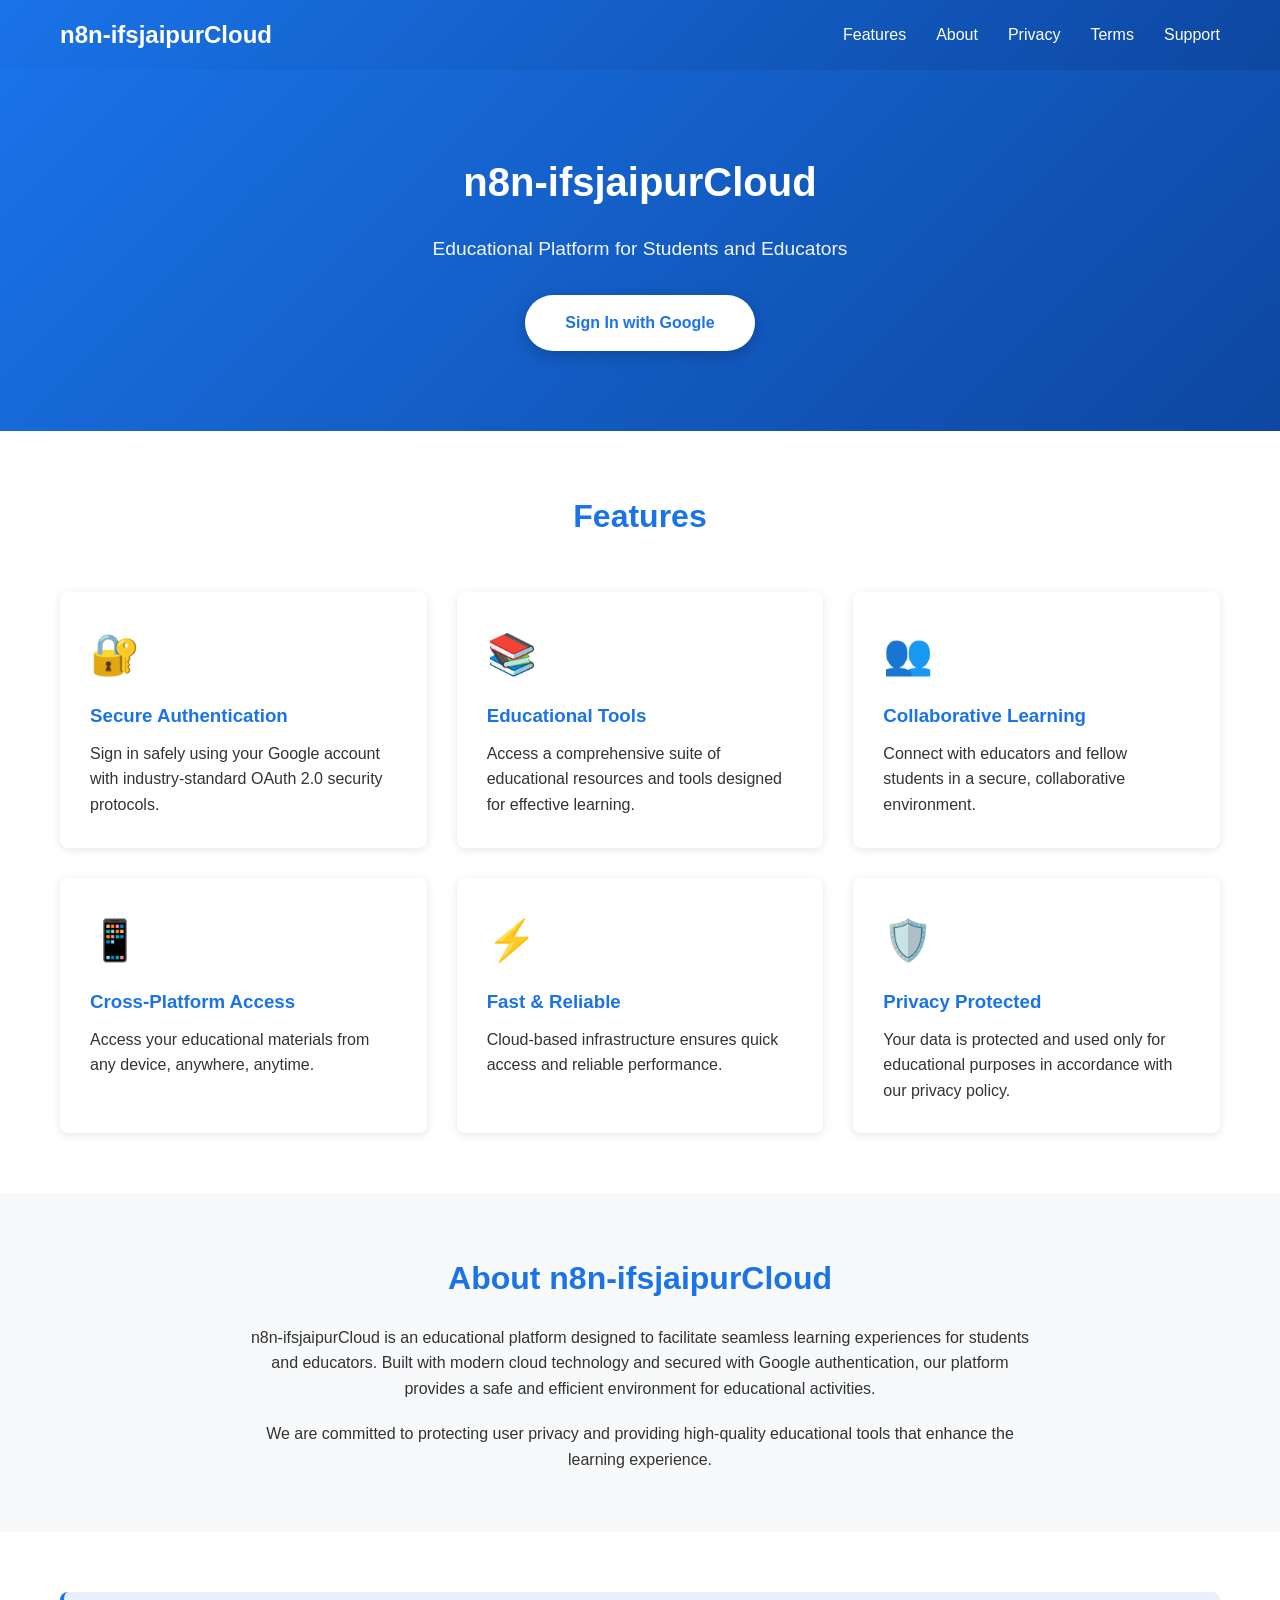
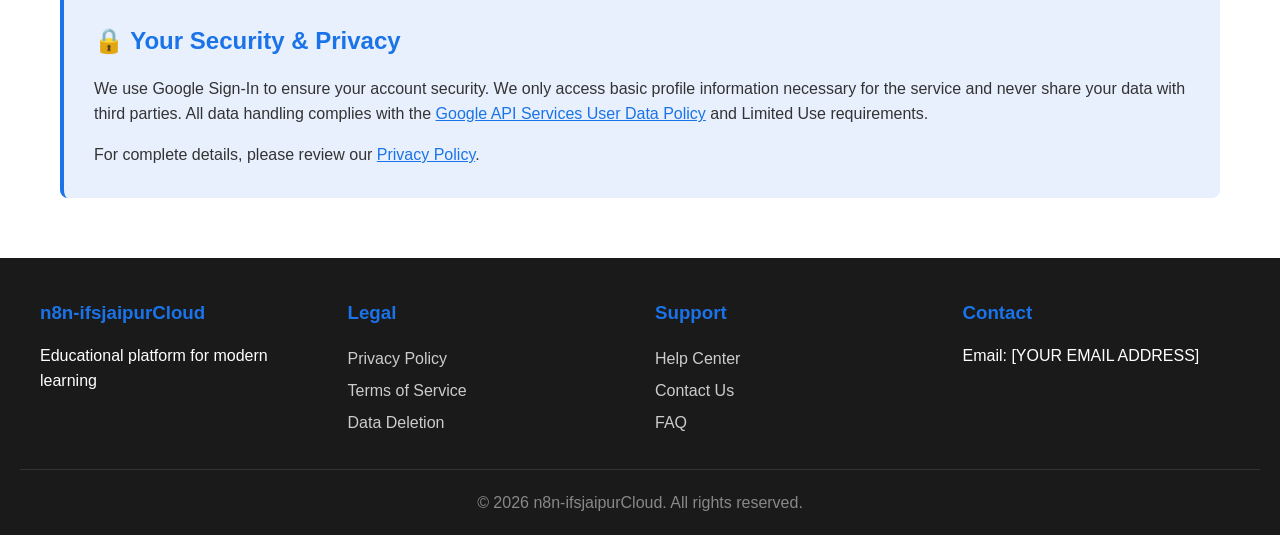
<file: GCS/apphome.html>
<!DOCTYPE html>
<html lang="en">
<head>
    <meta charset="UTF-8">
    <meta name="viewport" content="width=device-width, initial-scale=1.0">
    <title>n8n-ifsjaipurCloud - Educational Platform</title>
    <style>
        * {
            margin: 0;
            padding: 0;
            box-sizing: border-box;
        }
        
        body {
            font-family: -apple-system, BlinkMacSystemFont, 'Segoe UI', Roboto, Oxygen, Ubuntu, Cantarell, sans-serif;
            line-height: 1.6;
            color: #333;
        }
        
        header {
            background: linear-gradient(135deg, #1a73e8 0%, #0d47a1 100%);
            color: white;
            padding: 1rem 0;
            box-shadow: 0 2px 4px rgba(0,0,0,0.1);
        }
        
        nav {
            max-width: 1200px;
            margin: 0 auto;
            padding: 0 20px;
            display: flex;
            justify-content: space-between;
            align-items: center;
        }
        
        .logo {
            font-size: 1.5rem;
            font-weight: bold;
        }
        
        .nav-links {
            display: flex;
            gap: 30px;
            list-style: none;
        }
        
        .nav-links a {
            color: white;
            text-decoration: none;
            transition: opacity 0.3s;
        }
        
        .nav-links a:hover {
            opacity: 0.8;
        }
        
        .hero {
            background: linear-gradient(135deg, #1a73e8 0%, #0d47a1 100%);
            color: white;
            padding: 80px 20px;
            text-align: center;
        }
        
        .hero h1 {
            font-size: 2.5rem;
            margin-bottom: 20px;
            font-weight: 600;
        }
        
        .hero p {
            font-size: 1.2rem;
            margin-bottom: 30px;
            opacity: 0.95;
        }
        
        .cta-button {
            display: inline-block;
            background: white;
            color: #1a73e8;
            padding: 15px 40px;
            border-radius: 50px;
            text-decoration: none;
            font-weight: 600;
            transition: transform 0.3s, box-shadow 0.3s;
            box-shadow: 0 4px 15px rgba(0,0,0,0.2);
        }
        
        .cta-button:hover {
            transform: translateY(-2px);
            box-shadow: 0 6px 20px rgba(0,0,0,0.3);
        }
        
        .features {
            max-width: 1200px;
            margin: 60px auto;
            padding: 0 20px;
        }
        
        .features h2 {
            text-align: center;
            font-size: 2rem;
            margin-bottom: 50px;
            color: #1a73e8;
        }
        
        .feature-grid {
            display: grid;
            grid-template-columns: repeat(auto-fit, minmax(280px, 1fr));
            gap: 30px;
        }
        
        .feature-card {
            background: white;
            padding: 30px;
            border-radius: 8px;
            box-shadow: 0 2px 10px rgba(0,0,0,0.1);
            transition: transform 0.3s, box-shadow 0.3s;
        }
        
        .feature-card:hover {
            transform: translateY(-5px);
            box-shadow: 0 4px 20px rgba(0,0,0,0.15);
        }
        
        .feature-icon {
            font-size: 2.5rem;
            margin-bottom: 15px;
        }
        
        .feature-card h3 {
            color: #1a73e8;
            margin-bottom: 10px;
        }
        
        .about {
            background: #f8f9fa;
            padding: 60px 20px;
        }
        
        .about-content {
            max-width: 800px;
            margin: 0 auto;
            text-align: center;
        }
        
        .about h2 {
            color: #1a73e8;
            font-size: 2rem;
            margin-bottom: 20px;
        }
        
        .security {
            max-width: 1200px;
            margin: 60px auto;
            padding: 0 20px;
        }
        
        .security-box {
            background: #e8f0fe;
            padding: 30px;
            border-radius: 8px;
            border-left: 4px solid #1a73e8;
        }
        
        .security h2 {
            color: #1a73e8;
            margin-bottom: 15px;
        }
        
        footer {
            background: #1a1a1a;
            color: white;
            padding: 40px 20px 20px;
            margin-top: 60px;
        }
        
        .footer-content {
            max-width: 1200px;
            margin: 0 auto;
            display: grid;
            grid-template-columns: repeat(auto-fit, minmax(250px, 1fr));
            gap: 30px;
            margin-bottom: 30px;
        }
        
        .footer-section h3 {
            margin-bottom: 15px;
            color: #1a73e8;
        }
        
        .footer-section ul {
            list-style: none;
        }
        
        .footer-section a {
            color: #ccc;
            text-decoration: none;
            line-height: 2;
        }
        
        .footer-section a:hover {
            color: white;
        }
        
        .footer-bottom {
            text-align: center;
            padding-top: 20px;
            border-top: 1px solid #333;
            color: #888;
        }
        
        @media (max-width: 768px) {
            .nav-links {
                gap: 15px;
                font-size: 0.9rem;
            }
            
            .hero h1 {
                font-size: 2rem;
            }
            
            .hero p {
                font-size: 1rem;
            }
        }
    </style>
</head>
<body>
    <header>
        <nav>
            <div class="logo">n8n-ifsjaipurCloud</div>
            <ul class="nav-links">
                <li><a href="#features">Features</a></li>
                <li><a href="#about">About</a></li>
                <li><a href="privacy-policy.html">Privacy</a></li>
                <li><a href="terms-of-service.html">Terms</a></li>
                <li><a href="support.html">Support</a></li>
            </ul>
        </nav>
    </header>

    <section class="hero">
        <h1>n8n-ifsjaipurCloud</h1>
        <p>Educational Platform for Students and Educators</p>
        <a href="#" class="cta-button">Sign In with Google</a>
    </section>

    <section class="features" id="features">
        <h2>Features</h2>
        <div class="feature-grid">
            <div class="feature-card">
                <div class="feature-icon">🔐</div>
                <h3>Secure Authentication</h3>
                <p>Sign in safely using your Google account with industry-standard OAuth 2.0 security protocols.</p>
            </div>
            
            <div class="feature-card">
                <div class="feature-icon">📚</div>
                <h3>Educational Tools</h3>
                <p>Access a comprehensive suite of educational resources and tools designed for effective learning.</p>
            </div>
            
            <div class="feature-card">
                <div class="feature-icon">👥</div>
                <h3>Collaborative Learning</h3>
                <p>Connect with educators and fellow students in a secure, collaborative environment.</p>
            </div>
            
            <div class="feature-card">
                <div class="feature-icon">📱</div>
                <h3>Cross-Platform Access</h3>
                <p>Access your educational materials from any device, anywhere, anytime.</p>
            </div>
            
            <div class="feature-card">
                <div class="feature-icon">⚡</div>
                <h3>Fast & Reliable</h3>
                <p>Cloud-based infrastructure ensures quick access and reliable performance.</p>
            </div>
            
            <div class="feature-card">
                <div class="feature-icon">🛡️</div>
                <h3>Privacy Protected</h3>
                <p>Your data is protected and used only for educational purposes in accordance with our privacy policy.</p>
            </div>
        </div>
    </section>

    <section class="about" id="about">
        <div class="about-content">
            <h2>About n8n-ifsjaipurCloud</h2>
            <p>n8n-ifsjaipurCloud is an educational platform designed to facilitate seamless learning experiences for students and educators. Built with modern cloud technology and secured with Google authentication, our platform provides a safe and efficient environment for educational activities.</p>
            <p style="margin-top: 20px;">We are committed to protecting user privacy and providing high-quality educational tools that enhance the learning experience.</p>
        </div>
    </section>

    <section class="security">
        <div class="security-box">
            <h2>🔒 Your Security & Privacy</h2>
            <p>We use Google Sign-In to ensure your account security. We only access basic profile information necessary for the service and never share your data with third parties. All data handling complies with the <a href="https://developers.google.com/terms/api-services-user-data-policy" target="_blank" style="color: #1a73e8; text-decoration: underline;">Google API Services User Data Policy</a> and Limited Use requirements.</p>
            <p style="margin-top: 15px;">For complete details, please review our <a href="privacy-policy.html" style="color: #1a73e8; text-decoration: underline;">Privacy Policy</a>.</p>
        </div>
    </section>

    <footer>
        <div class="footer-content">
            <div class="footer-section">
                <h3>n8n-ifsjaipurCloud</h3>
                <p>Educational platform for modern learning</p>
            </div>
            
            <div class="footer-section">
                <h3>Legal</h3>
                <ul>
                    <li><a href="privacy-policy.html">Privacy Policy</a></li>
                    <li><a href="terms-of-service.html">Terms of Service</a></li>
                    <li><a href="support.html">Data Deletion</a></li>
                </ul>
            </div>
            
            <div class="footer-section">
                <h3>Support</h3>
                <ul>
                    <li><a href="support.html">Help Center</a></li>
                    <li><a href="support.html">Contact Us</a></li>
                    <li><a href="support.html">FAQ</a></li>
                </ul>
            </div>
            
            <div class="footer-section">
                <h3>Contact</h3>
                <p>Email: [YOUR EMAIL ADDRESS]</p>
            </div>
        </div>
        
        <div class="footer-bottom">
            <p>&copy; 2026 n8n-ifsjaipurCloud. All rights reserved.</p>
        </div>
    </footer>
</body>
</html>
</file>
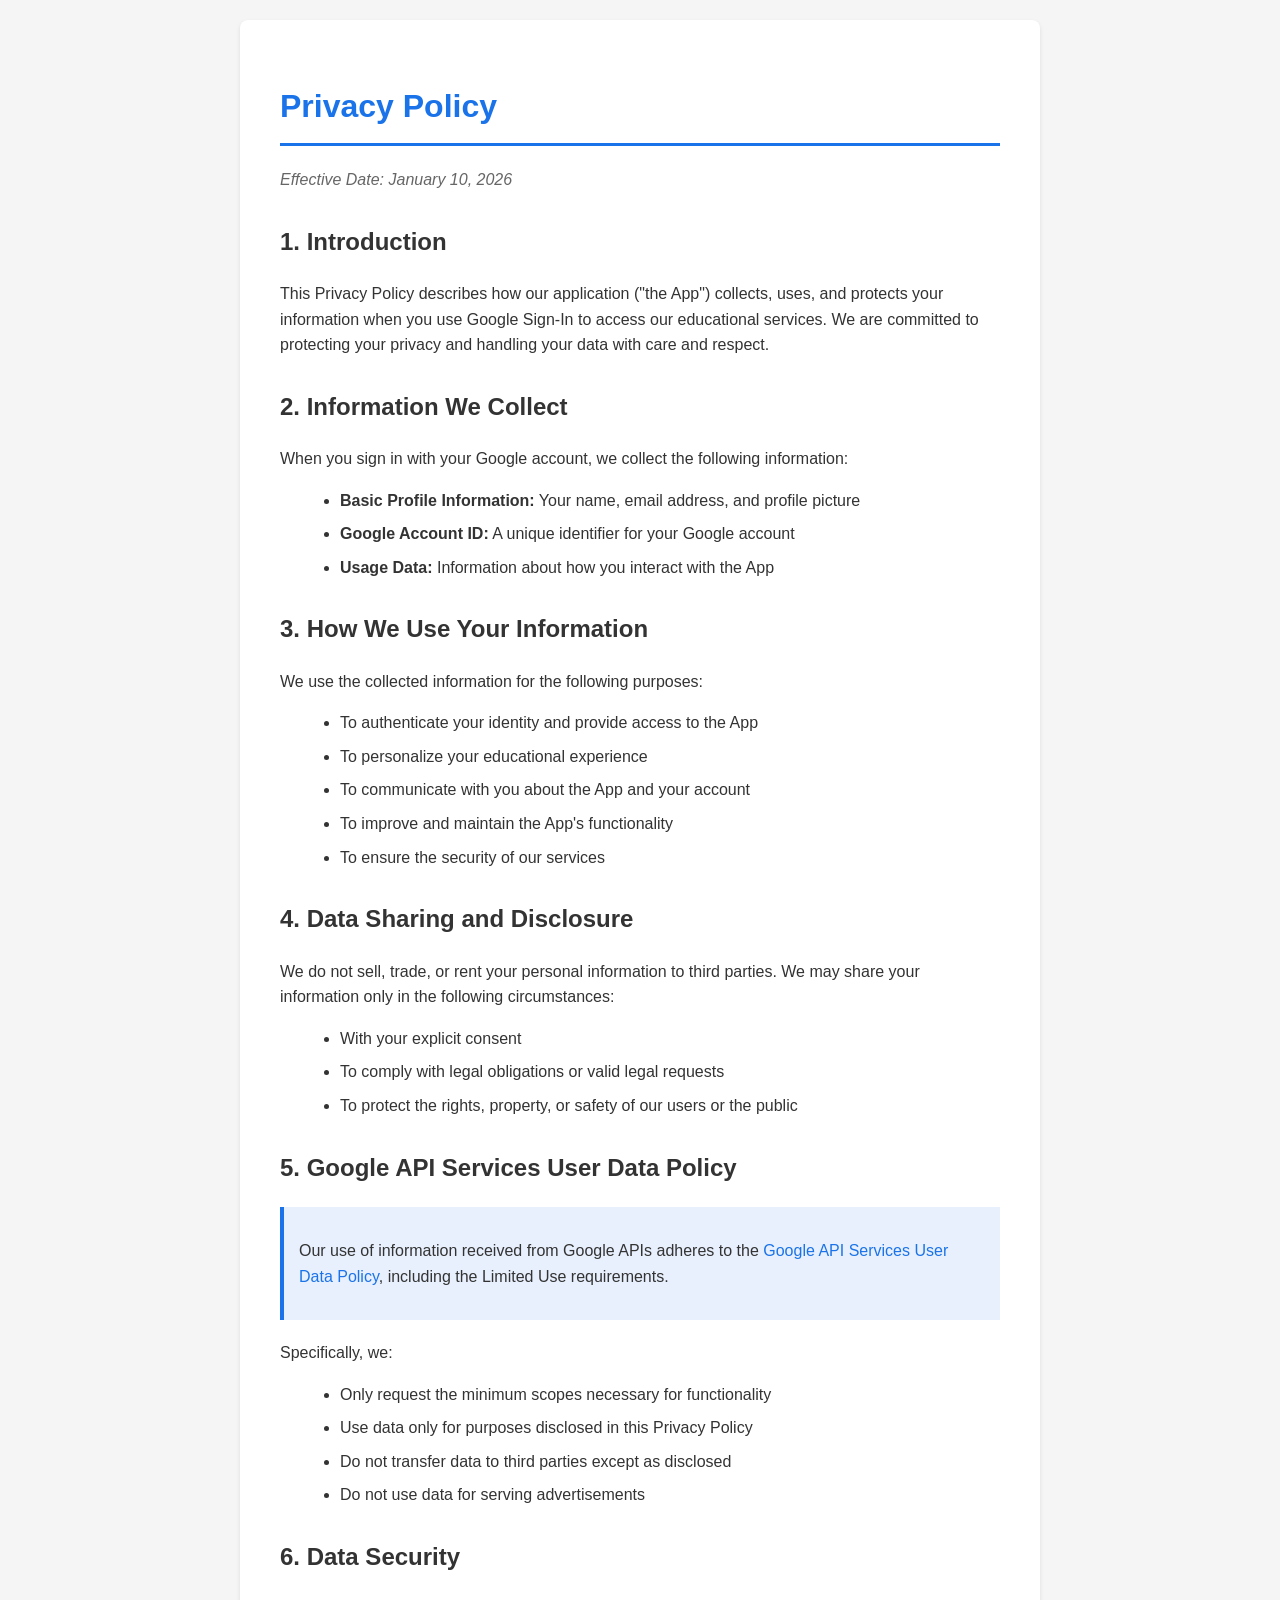
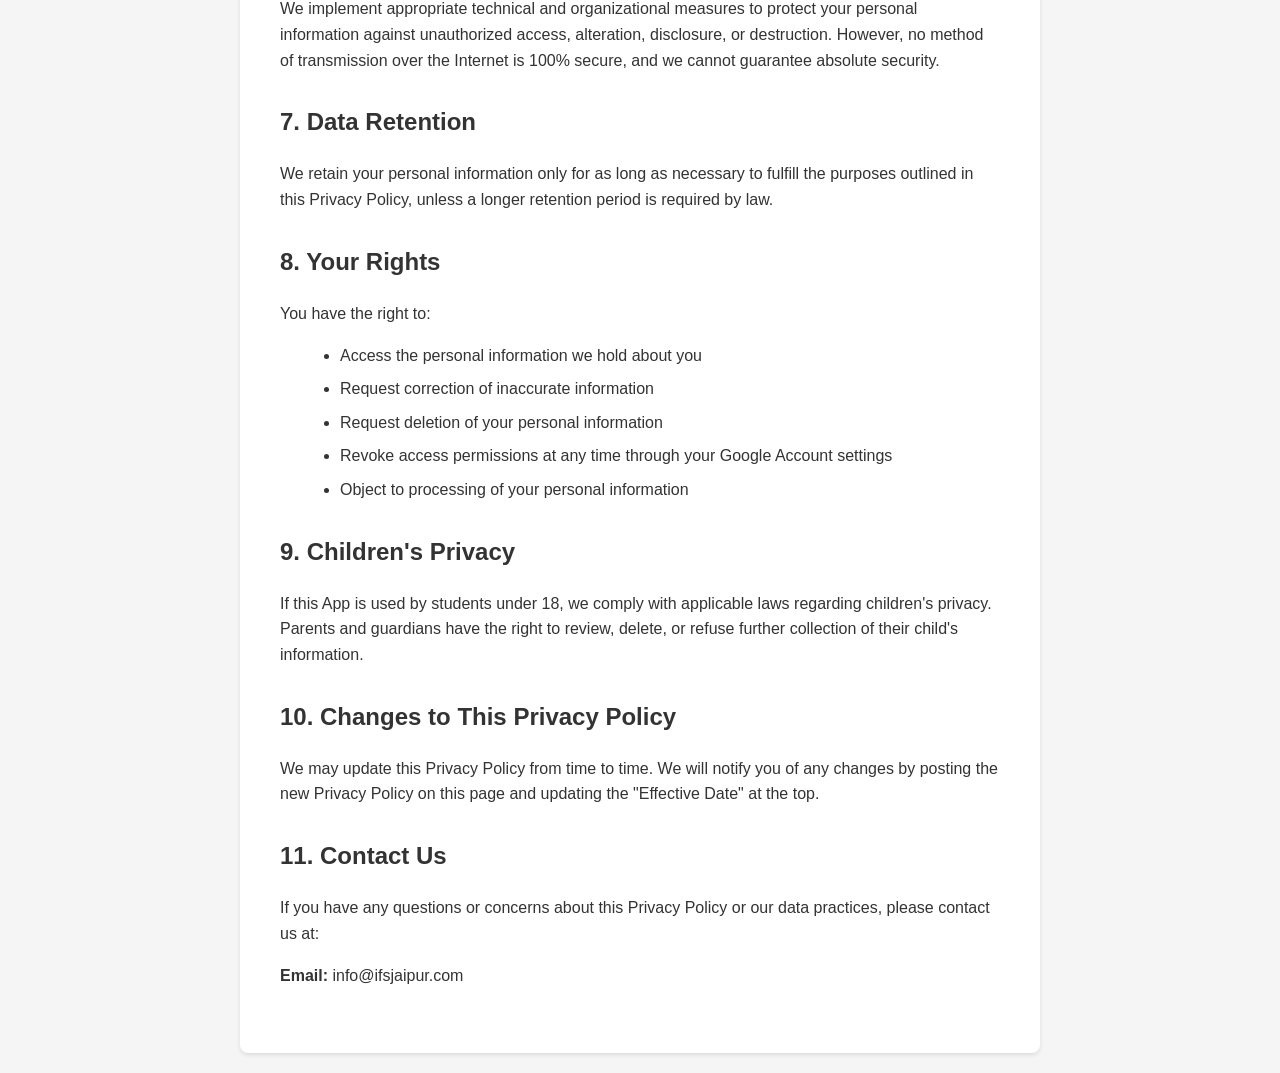
<file: GCS/privacy-policy.html>
<!DOCTYPE html>
<html lang="en">
<head>
    <meta charset="UTF-8">
    <meta name="viewport" content="width=device-width, initial-scale=1.0">
    <title>Privacy Policy</title>
    <style>
        body {
            font-family: -apple-system, BlinkMacSystemFont, 'Segoe UI', Roboto, Oxygen, Ubuntu, Cantarell, sans-serif;
            line-height: 1.6;
            color: #333;
            max-width: 800px;
            margin: 0 auto;
            padding: 20px;
            background-color: #f5f5f5;
        }
        .container {
            background-color: white;
            padding: 40px;
            border-radius: 8px;
            box-shadow: 0 2px 4px rgba(0,0,0,0.1);
        }
        h1 {
            color: #1a73e8;
            border-bottom: 3px solid #1a73e8;
            padding-bottom: 10px;
        }
        h2 {
            color: #333;
            margin-top: 30px;
        }
        .effective-date {
            color: #666;
            font-style: italic;
            margin-bottom: 30px;
        }
        .section {
            margin-bottom: 25px;
        }
        ul {
            margin-left: 20px;
        }
        li {
            margin-bottom: 8px;
        }
        .highlight {
            background-color: #e8f0fe;
            padding: 15px;
            border-left: 4px solid #1a73e8;
            margin: 20px 0;
        }
        a {
            color: #1a73e8;
            text-decoration: none;
        }
        a:hover {
            text-decoration: underline;
        }
    </style>
</head>
<body>
    <div class="container">
        <h1>Privacy Policy</h1>
        <p class="effective-date">Effective Date: January 10, 2026</p>

        <div class="section">
            <h2>1. Introduction</h2>
            <p>This Privacy Policy describes how our application ("the App") collects, uses, and protects your information when you use Google Sign-In to access our educational services. We are committed to protecting your privacy and handling your data with care and respect.</p>
        </div>

        <div class="section">
            <h2>2. Information We Collect</h2>
            <p>When you sign in with your Google account, we collect the following information:</p>
            <ul>
                <li><strong>Basic Profile Information:</strong> Your name, email address, and profile picture</li>
                <li><strong>Google Account ID:</strong> A unique identifier for your Google account</li>
                <li><strong>Usage Data:</strong> Information about how you interact with the App</li>
            </ul>
        </div>

        <div class="section">
            <h2>3. How We Use Your Information</h2>
            <p>We use the collected information for the following purposes:</p>
            <ul>
                <li>To authenticate your identity and provide access to the App</li>
                <li>To personalize your educational experience</li>
                <li>To communicate with you about the App and your account</li>
                <li>To improve and maintain the App's functionality</li>
                <li>To ensure the security of our services</li>
            </ul>
        </div>

        <div class="section">
            <h2>4. Data Sharing and Disclosure</h2>
            <p>We do not sell, trade, or rent your personal information to third parties. We may share your information only in the following circumstances:</p>
            <ul>
                <li>With your explicit consent</li>
                <li>To comply with legal obligations or valid legal requests</li>
                <li>To protect the rights, property, or safety of our users or the public</li>
            </ul>
        </div>

        <div class="section">
            <h2>5. Google API Services User Data Policy</h2>
            <div class="highlight">
                <p>Our use of information received from Google APIs adheres to the <a href="https://developers.google.com/terms/api-services-user-data-policy" target="_blank">Google API Services User Data Policy</a>, including the Limited Use requirements.</p>
            </div>
            <p>Specifically, we:</p>
            <ul>
                <li>Only request the minimum scopes necessary for functionality</li>
                <li>Use data only for purposes disclosed in this Privacy Policy</li>
                <li>Do not transfer data to third parties except as disclosed</li>
                <li>Do not use data for serving advertisements</li>
            </ul>
        </div>

        <div class="section">
            <h2>6. Data Security</h2>
            <p>We implement appropriate technical and organizational measures to protect your personal information against unauthorized access, alteration, disclosure, or destruction. However, no method of transmission over the Internet is 100% secure, and we cannot guarantee absolute security.</p>
        </div>

        <div class="section">
            <h2>7. Data Retention</h2>
            <p>We retain your personal information only for as long as necessary to fulfill the purposes outlined in this Privacy Policy, unless a longer retention period is required by law.</p>
        </div>

        <div class="section">
            <h2>8. Your Rights</h2>
            <p>You have the right to:</p>
            <ul>
                <li>Access the personal information we hold about you</li>
                <li>Request correction of inaccurate information</li>
                <li>Request deletion of your personal information</li>
                <li>Revoke access permissions at any time through your Google Account settings</li>
                <li>Object to processing of your personal information</li>
            </ul>
        </div>

        <div class="section">
            <h2>9. Children's Privacy</h2>
            <p>If this App is used by students under 18, we comply with applicable laws regarding children's privacy. Parents and guardians have the right to review, delete, or refuse further collection of their child's information.</p>
        </div>

        <div class="section">
            <h2>10. Changes to This Privacy Policy</h2>
            <p>We may update this Privacy Policy from time to time. We will notify you of any changes by posting the new Privacy Policy on this page and updating the "Effective Date" at the top.</p>
        </div>

        <div class="section">
            <h2>11. Contact Us</h2>
            <p>If you have any questions or concerns about this Privacy Policy or our data practices, please contact us at:</p>
            <p><strong>Email:</strong> info@ifsjaipur.com </p>
        </div>
    </div>
</body>
</html>
</file>
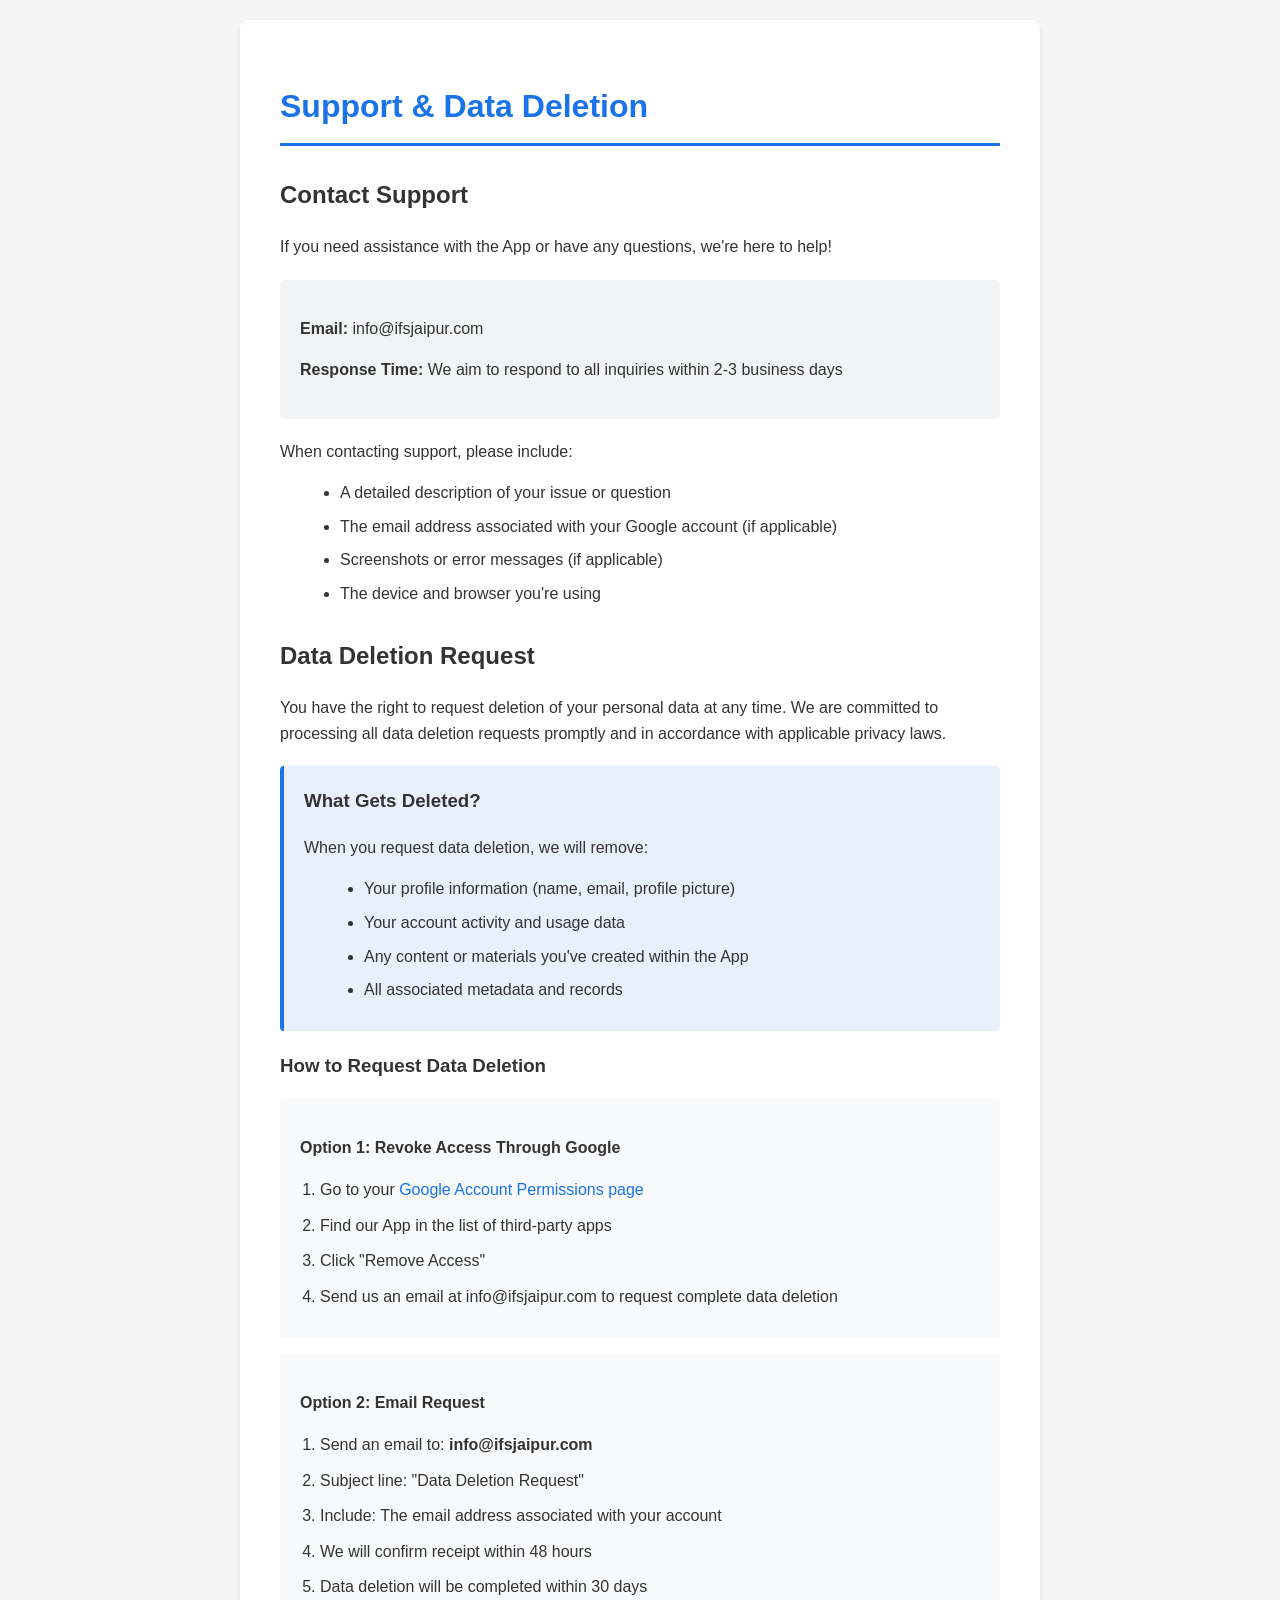
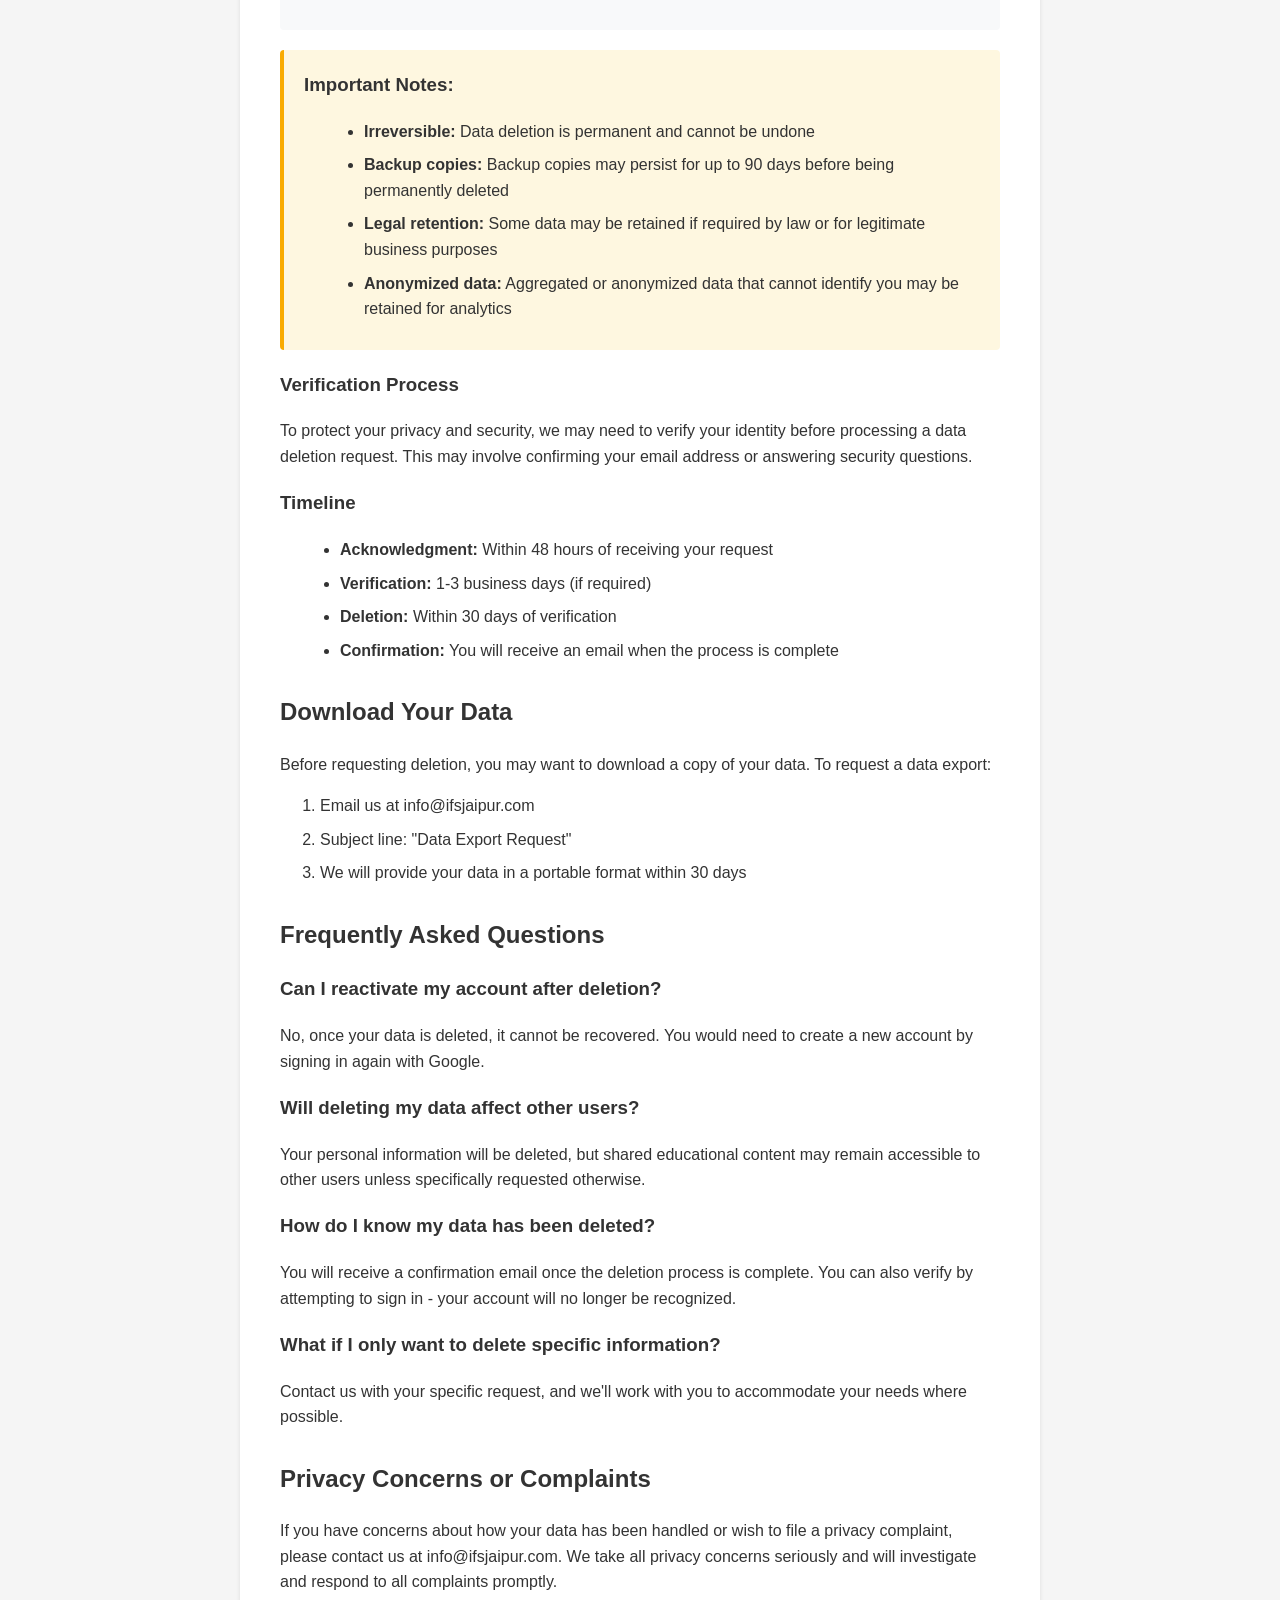
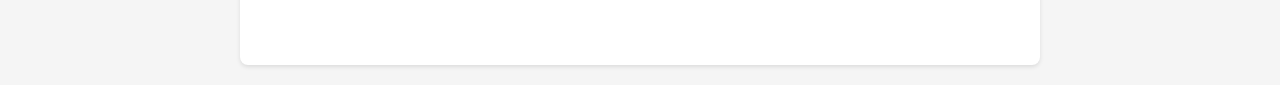
<file: GCS/support.html>
<!DOCTYPE html>
<html lang="en">
<head>
    <meta charset="UTF-8">
    <meta name="viewport" content="width=device-width, initial-scale=1.0">
    <title>Support & Data Deletion</title>
    <style>
        body {
            font-family: -apple-system, BlinkMacSystemFont, 'Segoe UI', Roboto, Oxygen, Ubuntu, Cantarell, sans-serif;
            line-height: 1.6;
            color: #333;
            max-width: 800px;
            margin: 0 auto;
            padding: 20px;
            background-color: #f5f5f5;
        }
        .container {
            background-color: white;
            padding: 40px;
            border-radius: 8px;
            box-shadow: 0 2px 4px rgba(0,0,0,0.1);
        }
        h1 {
            color: #1a73e8;
            border-bottom: 3px solid #1a73e8;
            padding-bottom: 10px;
        }
        h2 {
            color: #333;
            margin-top: 30px;
        }
        .section {
            margin-bottom: 30px;
        }
        .info-box {
            background-color: #e8f0fe;
            padding: 20px;
            border-left: 4px solid #1a73e8;
            margin: 20px 0;
            border-radius: 4px;
        }
        .warning-box {
            background-color: #fef7e0;
            padding: 20px;
            border-left: 4px solid #f9ab00;
            margin: 20px 0;
            border-radius: 4px;
        }
        .steps {
            background-color: #f8f9fa;
            padding: 20px;
            border-radius: 4px;
            margin: 15px 0;
        }
        .steps ol {
            margin: 10px 0;
            padding-left: 20px;
        }
        .steps li {
            margin: 10px 0;
        }
        ul {
            margin-left: 20px;
        }
        li {
            margin-bottom: 8px;
        }
        a {
            color: #1a73e8;
            text-decoration: none;
        }
        a:hover {
            text-decoration: underline;
        }
        .contact-info {
            background-color: #f1f3f4;
            padding: 20px;
            border-radius: 4px;
            margin-top: 20px;
        }
    </style>
</head>
<body>
    <div class="container">
        <h1>Support & Data Deletion</h1>

        <div class="section">
            <h2>Contact Support</h2>
            <p>If you need assistance with the App or have any questions, we're here to help!</p>
            
            <div class="contact-info">
                <p><strong>Email:</strong> info@ifsjaipur.com </p>
                <p><strong>Response Time:</strong> We aim to respond to all inquiries within 2-3 business days</p>
            </div>

            <p style="margin-top: 20px;">When contacting support, please include:</p>
            <ul>
                <li>A detailed description of your issue or question</li>
                <li>The email address associated with your Google account (if applicable)</li>
                <li>Screenshots or error messages (if applicable)</li>
                <li>The device and browser you're using</li>
            </ul>
        </div>

        <div class="section">
            <h2>Data Deletion Request</h2>
            <p>You have the right to request deletion of your personal data at any time. We are committed to processing all data deletion requests promptly and in accordance with applicable privacy laws.</p>

            <div class="info-box">
                <h3 style="margin-top: 0;">What Gets Deleted?</h3>
                <p>When you request data deletion, we will remove:</p>
                <ul style="margin-bottom: 0;">
                    <li>Your profile information (name, email, profile picture)</li>
                    <li>Your account activity and usage data</li>
                    <li>Any content or materials you've created within the App</li>
                    <li>All associated metadata and records</li>
                </ul>
            </div>

            <h3>How to Request Data Deletion</h3>
            
            <div class="steps">
                <p><strong>Option 1: Revoke Access Through Google</strong></p>
                <ol>
                    <li>Go to your <a href="https://myaccount.google.com/permissions" target="_blank">Google Account Permissions page</a></li>
                    <li>Find our App in the list of third-party apps</li>
                    <li>Click "Remove Access"</li>
                    <li>Send us an email at info@ifsjaipur.com to request complete data deletion</li>
                </ol>
            </div>

            <div class="steps">
                <p><strong>Option 2: Email Request</strong></p>
                <ol>
                    <li>Send an email to: <strong>info@ifsjaipur.com </strong></li>
                    <li>Subject line: "Data Deletion Request"</li>
                    <li>Include: The email address associated with your account</li>
                    <li>We will confirm receipt within 48 hours</li>
                    <li>Data deletion will be completed within 30 days</li>
                </ol>
            </div>

            <div class="warning-box">
                <h3 style="margin-top: 0;">Important Notes:</h3>
                <ul style="margin-bottom: 0;">
                    <li><strong>Irreversible:</strong> Data deletion is permanent and cannot be undone</li>
                    <li><strong>Backup copies:</strong> Backup copies may persist for up to 90 days before being permanently deleted</li>
                    <li><strong>Legal retention:</strong> Some data may be retained if required by law or for legitimate business purposes</li>
                    <li><strong>Anonymized data:</strong> Aggregated or anonymized data that cannot identify you may be retained for analytics</li>
                </ul>
            </div>

            <h3>Verification Process</h3>
            <p>To protect your privacy and security, we may need to verify your identity before processing a data deletion request. This may involve confirming your email address or answering security questions.</p>

            <h3>Timeline</h3>
            <ul>
                <li><strong>Acknowledgment:</strong> Within 48 hours of receiving your request</li>
                <li><strong>Verification:</strong> 1-3 business days (if required)</li>
                <li><strong>Deletion:</strong> Within 30 days of verification</li>
                <li><strong>Confirmation:</strong> You will receive an email when the process is complete</li>
            </ul>
        </div>

        <div class="section">
            <h2>Download Your Data</h2>
            <p>Before requesting deletion, you may want to download a copy of your data. To request a data export:</p>
            <ol>
                <li>Email us at info@ifsjaipur.com</li>
                <li>Subject line: "Data Export Request"</li>
                <li>We will provide your data in a portable format within 30 days</li>
            </ol>
        </div>

        <div class="section">
            <h2>Frequently Asked Questions</h2>
            
            <h3>Can I reactivate my account after deletion?</h3>
            <p>No, once your data is deleted, it cannot be recovered. You would need to create a new account by signing in again with Google.</p>

            <h3>Will deleting my data affect other users?</h3>
            <p>Your personal information will be deleted, but shared educational content may remain accessible to other users unless specifically requested otherwise.</p>

            <h3>How do I know my data has been deleted?</h3>
            <p>You will receive a confirmation email once the deletion process is complete. You can also verify by attempting to sign in - your account will no longer be recognized.</p>

            <h3>What if I only want to delete specific information?</h3>
            <p>Contact us with your specific request, and we'll work with you to accommodate your needs where possible.</p>
        </div>

        <div class="section">
            <h2>Privacy Concerns or Complaints</h2>
            <p>If you have concerns about how your data has been handled or wish to file a privacy complaint, please contact us at info@ifsjaipur.com. We take all privacy concerns seriously and will investigate and respond to all complaints promptly.</p>
        </div>
    </div>
</body>
</html>
</file>
